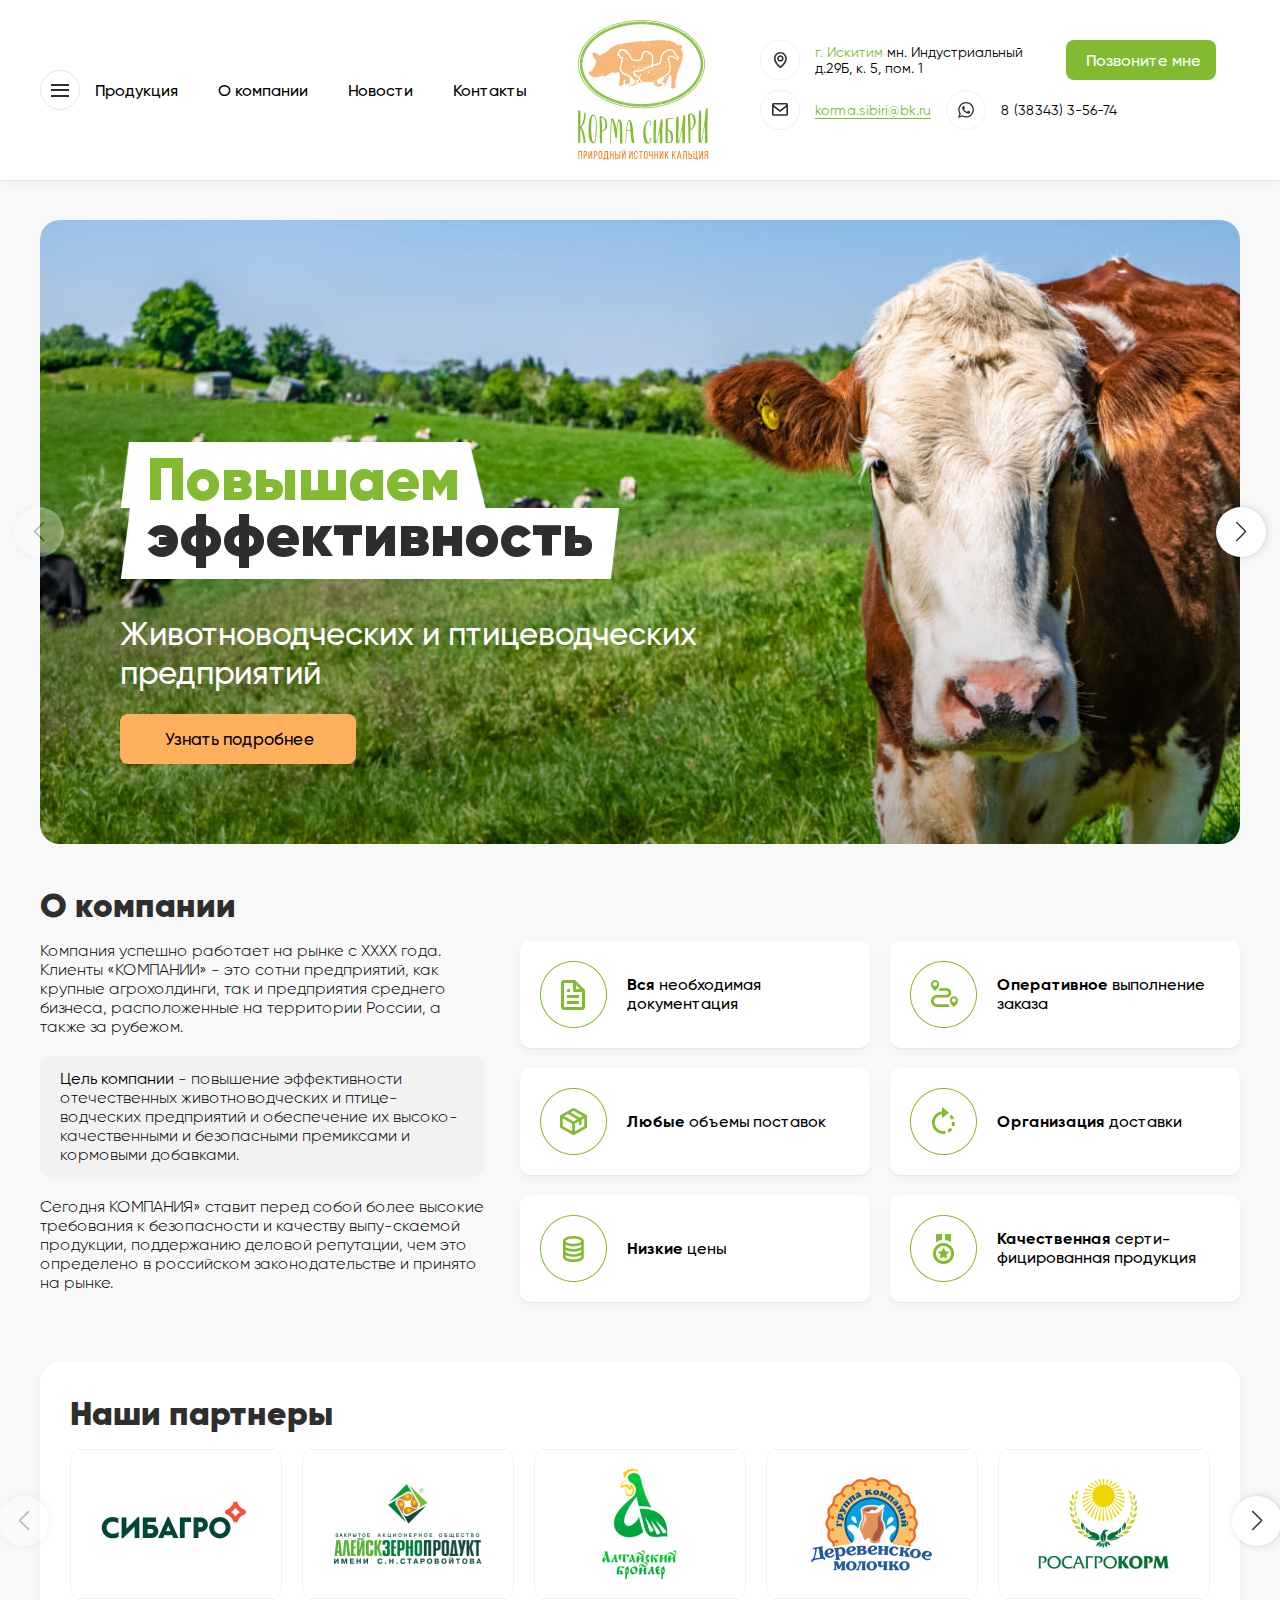
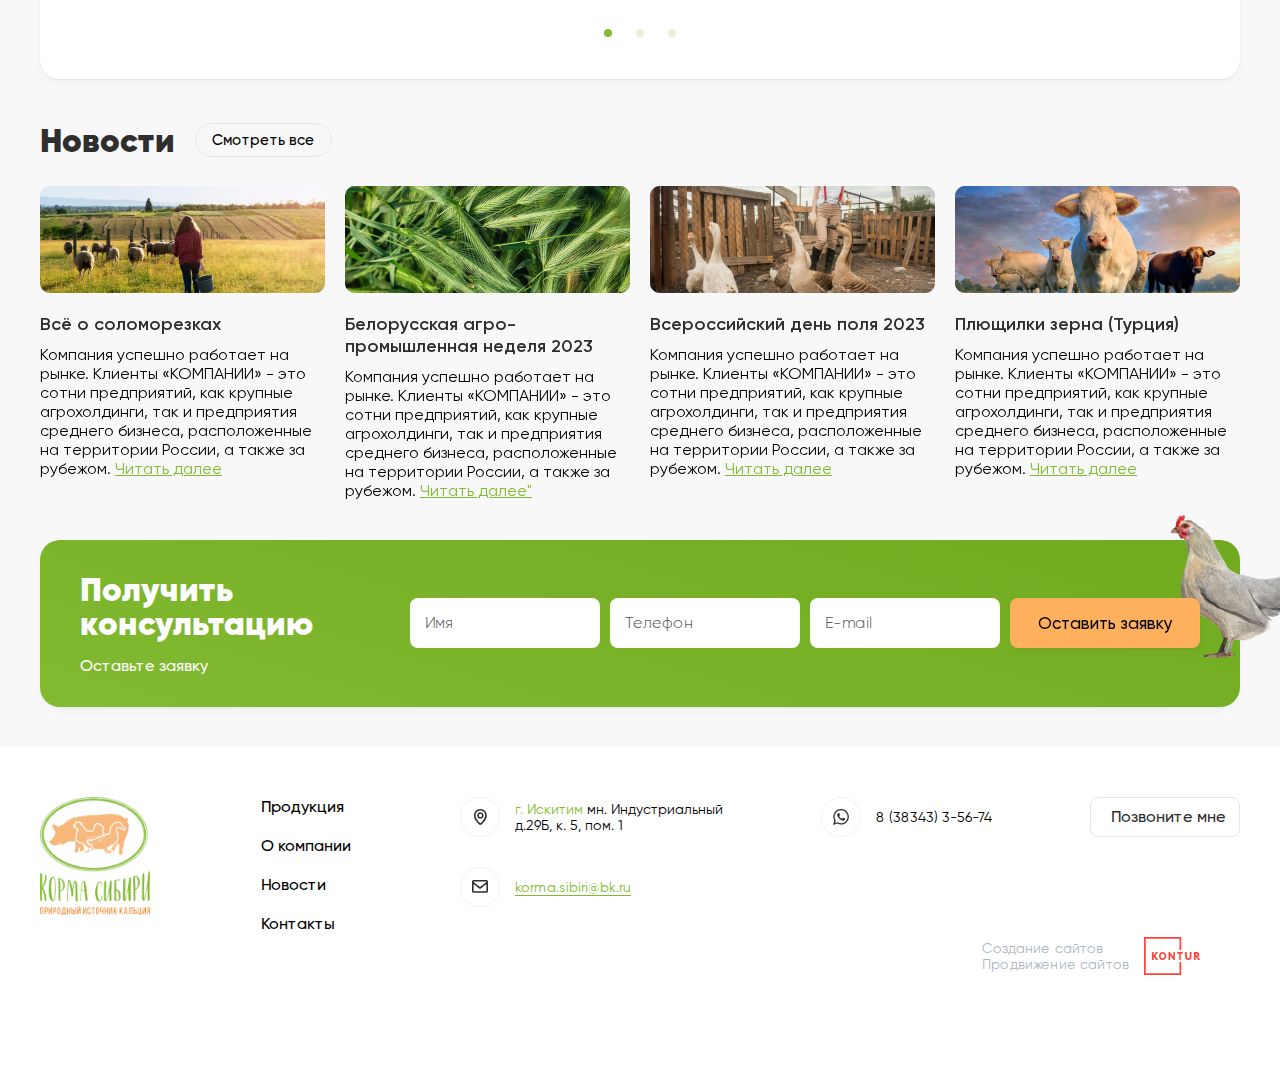
<file: index.html>
<!DOCTYPE html>
<html lang="ru">
<head>
    <meta charset="UTF-8">
    <meta name="viewport" content="width=device-width, initial-scale=1.0">
    <title>Корма</title>
    <link rel="stylesheet" href="https://cdn.jsdelivr.net/npm/swiper@10/swiper-bundle.min.css"/>
    <link rel="stylesheet" href="./styles/style.css">
</head>
<body>
    <header class="header">
        <div class="container">
            <div class="nav_wrapper">
                <div class="burger_btn">
                    <span></span>
                </div>
                <ul class="dropdown_menu">
                    <li><a href="product.html">Продукция</a></li>
                    <li><a href="about.html">О компании</a></li>
                    <li><a href="news.html">Новости</a></li>
                    <li><a href="contacts.html">Контакты</a></li>
                </ul>
                <ul class="nav_menu">
                    <li><a href="product.html">Продукция</a></li>
                    <li><a href="about.html">О компании</a></li>
                    <li><a href="news.html">Новости</a></li>
                    <li><a href="contacts.html">Контакты</a></li>
                </ul>
            </div>
    
            <a href="index.html" class="logo">
                <img src="./assets/icons/logo.png" alt="logo">
            </a>
            <a href="index.html" class="logo_onscroll">
                <img src="./assets/icons/logo-onscroll.png" alt="logo">
            </a>
    
            <div class="contacts_list">
                <a class="geo" href="#">
                    <img src="./assets/icons/geo-icon.svg" alt="location"> 
                    <p><span>г. Искитим</span> мн. Индустриальный д.29Б, к. 5, пом. 1</p>
                </a>
               <a class="phone" href="tel:838347335674">Позвоните мне</a>
               <a class="mobile" href="tel:838347335674">
                <img src="./assets/icons/phone.svg" alt="phone">
               </a>
               <a class="mail" href="mailto:korma.sibiri@bk.ru">
                    <img src="./assets/icons/mail-icon.svg" alt="mail">
                    <p><span>korma.sibiri@bk.ru</span></p>
                </a>
                <a class="whatsapp" href="https://wa.me/838347335674">
                    <img src="./assets/icons/whatsapp-icon.svg" alt="whatsapp">
                    <p>8 (38343) 3-56-74</p>
                </a>
            </div>
        </div>
    </header>
    <main >
        <section class="promo_section container">
            <div class="swiper">
                <!-- Additional required wrapper -->
                <div class="swiper-wrapper">
                  <!-- Slides -->
                    <div class="promo swiper-slide" style="background-image: url('./assets/imgs/promo-bg-img.jpg');">
                        <h1 class="promo_title"><span class="green">Повышаем </span> <span class="black">эффективность</span></h1>
                        <p class="promo_text">Животноводческих и птицеводческих <br>предприятий</p>
                        <button class="promo_btn">Узнать подробнее</button>
                    </div>
                    <div class="promo swiper-slide" style="background-image: url('./assets/imgs/promo-bg-img.jpg');">
                        <h1 class="promo_title"><span class="green">Повышаем </span> <span class="black">эффективность</span></h1>
                        <p class="promo_text">Животноводческих и птицеводческих <br>предприятий</p>
                        <button class="promo_btn">Узнать подробнее</button>
                    </div>
                    <div class="promo swiper-slide" style="background-image: url('./assets/imgs/promo-bg-img.jpg');">
                        <h1 class="promo_title"><span class="green">Повышаем </span> <span class="black">эффективность</span></h1>
                        <p class="promo_text">Животноводческих и птицеводческих <br>предприятий</p>
                        <button class="promo_btn">Узнать подробнее</button>
                    </div>
                   
                </div>
            </div>
            <div class="swiper-button-prev"></div>
            <div class="swiper-button-next"></div>
        </section>
        <section class="about container">
            <h3 class="about_title">О компании</h3>
            <div class="about_wrapper">
                <div class="about_text">
                    <p>Компания успешно работает на рынке c XXXX года. Клиенты «КОМПАНИИ» - это сотни предприятий, как крупные агрохолдинги, так и предприятия среднего бизнеса, расположенные на территории России, а также за рубежом.</p>
                    <p><b>Цель компании</b> - повышение эффективности отечественных животноводческих и птице-водческих предприятий и обеспечение их высоко-качественными и безопасными премиксами и кормовыми добавками.</p>
                    <p>Сегодня КОМПАНИЯ» ставит перед собой более высокие требования к безопасности и качеству выпу-скаемой продукции, поддержанию деловой репутации, чем это определено в российском законодательстве и принято на рынке.</p>
                </div>
                <ul class="about_list">
                    <li>
                        <img src="./assets/icons/about-item-1.png" alt="item1">
                        <p><b>Вся</b> необходимая документация</p>
                    </li>
                    <li>
                        <img src="./assets/icons/about-item-2.png" alt="item2">
                        <p><b>Оперативное</b> выполнение заказа</p>
                    </li>
                    <li>
                        <img src="./assets/icons/about-item-3.png" alt="item3">
                        <p><b>Любые</b> объемы поставок</p>
                    </li>
                    <li>
                        <img src="./assets/icons/about-item-4.png" alt="item4">
                        <p><b>Организация</b> доставки</p>
                    </li>
                    <li>
                        <img src="./assets/icons/about-item-5.png" alt="item5">
                        <p><b>Низкие</b> цены</p>
                    </li>
                    <li>
                        <img src="./assets/icons/about-item-6.png" alt="item6">
                        <p><b>Качественная</b> серти&shy;фициро&shy;ванная продукция</p>
                    </li>  
                </ul>
            </div>           
        </section>
        <section class="partners_section">
            <div class="container">
            <div class="partners">
                <h3 class="partners_title">Наши партнеры</h3>
                <div class="swiper">
                    <!-- Additional required wrapper -->
                    <div class="swiper-wrapper">
                        <!-- Slides -->
                        <div class="partners_items swiper-slide">
                            <div class="partner_item">
                                <img src="./assets/icons/partners-item-1.png" alt="partner1">
                            </div>
                            <div class="partner_item">
                                <img src="./assets/icons/partners-item-2.png" alt="partner2">
                            </div>
                            <div class="partner_item">
                                <img src="./assets/icons/partners-item-3.png" alt="partner3">
                            </div>
                            <div class="partner_item">
                                <img src="./assets/icons/partners-item-4.png" alt="partner4">
                            </div>
                            <div class="partner_item">
                                <img src="./assets/icons/partners-item-5.png" alt="partner5">
                            </div>
                        </div>
                        <div class="partners_items swiper-slide">
                            <div class="partner_item">
                                <img src="./assets/icons/partners-item-1.png" alt="partner1">
                            </div>
                            <div class="partner_item">
                                <img src="./assets/icons/partners-item-2.png" alt="partner2">
                            </div>
                            <div class="partner_item">
                                <img src="./assets/icons/partners-item-3.png" alt="partner3">
                            </div>
                            <div class="partner_item">
                                <img src="./assets/icons/partners-item-4.png" alt="partner4">
                            </div>
                            <div class="partner_item">
                                <img src="./assets/icons/partners-item-5.png" alt="partner5">
                            </div>
                        </div>
                        <div class="partners_items swiper-slide">
                            <div class="partner_item">
                                <img src="./assets/icons/partners-item-1.png" alt="partner1">
                            </div>
                            <div class="partner_item">
                                <img src="./assets/icons/partners-item-2.png" alt="partner2">
                            </div>
                            <div class="partner_item">
                                <img src="./assets/icons/partners-item-3.png" alt="partner3">
                            </div>
                            <div class="partner_item">
                                <img src="./assets/icons/partners-item-4.png" alt="partner4">
                            </div>
                            <div class="partner_item">
                                <img src="./assets/icons/partners-item-5.png" alt="partner5">
                            </div>
                        </div>  
                    </div>
                    <div class="swiper-pagination"></div>
                </div>
                <div class="swiper-button-prev"></div>
                <div class="swiper-button-next"></div>
            </div>
            </div>
        </section>
        <section class="news container">
            <div class="news_ttl_btn">
                <h3 class="news_title">Новости</h3>
                <a href="#" class="news_btn">Смотреть все</a>
            </div>
            <div class="mobile_swiper">
                <div class="news_wrapper swiper-wrapper">
                    <div class="news_item swiper-slide">
                        <img src="./assets/imgs/news-1.jpg" alt="news1">
                        <article>
                            <h5>Всё о соломорезках</h5>
                            <p>Компания успешно работает на рынке. Клиенты «КОМПАНИИ» - это сотни предприятий, как крупные агрохолдинги, так и предприятия среднего бизнеса, расположенные на территории России, а также за рубежом. <a href="#">Читать далее</a></p>
                        </article>
                    </div>
                    <div class="news_item swiper-slide">
                        <img src="./assets/imgs/news-2.jpg" alt="news2">
                        <article>
                            <h5>Белорусская агро-промышленная неделя 2023</h5>
                            <p>Компания успешно работает на рынке. Клиенты «КОМПАНИИ» - это сотни предприятий, как крупные агрохолдинги, так и предприятия среднего бизнеса, расположенные на территории России, а также за рубежом. <a href="#">Читать далее"</a></p>
                        </article>
                    </div>
                    <div class="news_item swiper-slide">
                        <img src="./assets/imgs/news-3.jpg" alt="news3">
                        <article>
                            <h5>Всероссийский день поля 2023</h5>
                            <p>Компания успешно работает на рынке. Клиенты «КОМПАНИИ» - это сотни предприятий, как крупные агрохолдинги, так и предприятия среднего бизнеса, расположенные на территории России, а также за рубежом. <a href="#">Читать далее</a></p>
                        </article>
                    </div>
                    <div class="news_item swiper-slide">
                        <img src="./assets/imgs/news-4.jpg" alt="news4">
                        <article>
                            <h5>Плющилки зерна (Турция)</h5>
                            <p>Компания успешно работает на рынке. Клиенты «КОМПАНИИ» - это сотни предприятий, как крупные агрохолдинги, так и предприятия среднего бизнеса, расположенные на территории России, а также за рубежом. <a href="#">Читать далее</a></p>
                        </article>
                    </div>
                </div>
            </div>
        </section>
        <div class="container">
            <section class="request_form">
                <div class="context">
                    <h3 class="request_form_title">Получить консультацию</h3>
                    <p>Оставьте заявку</p>
                </div>
                <form class="form">
                    <input type="text" placeholder="Имя">
                    <input type="tel" placeholder="Телефон">
                    <input type="email" placeholder="E-mail">
                    <button>Оставить заявку</button>
                </form>
            </section>
        </div>
        
    </main>
    <footer class="footer">
        <div class="container">
            <a href="index.html" class="logo">
                <img src="./assets/icons/logo.png" alt="logo">
            </a>
            <ul class="nav_menu">
                <li><a href="#">Продукция</a></li>
                <li ><a href="about.html">О компании</a></li>
                <li><a href="#">Новости</a></li>
                <li><a href="#">Контакты</a></li>
            </ul>
            <div class="contacts_list">
                <a class="geo" href="#">
                    <img src="./assets/icons/geo-icon.svg" alt="location"> 
                    <p><span>г. Искитим</span> мн. Индустриальный <br>д.29Б, к. 5, пом. 1</p>
                </a>
               <a class="phone" href="tel:838347335674">Позвоните мне</a>
               <a class="mail" href="mailto:korma.sibiri@bk.ru">
                    <img src="./assets/icons/mail-icon.svg" alt="mail">
                    <p><span>korma.sibiri@bk.ru</span></p>
                </a>
                <a class="whatsapp" href="https://wa.me/838347335674">
                    <img src="./assets/icons/whatsapp-icon.svg" alt="whatsapp">
                    <p>8 (38343) 3-56-74</p>
                </a>
                <a class="kontur" href="https://kontur-lite.ru/">
                    <p>Создание сайтов <br>Продвижение сайтов</p>
                    <img src="./assets/icons/logo_KONTUR.png" alt="kontur">
                </a>
            </div>
        </div>

    </footer>

    <script src="https://cdn.jsdelivr.net/npm/swiper@10/swiper-bundle.min.js"></script>
    <script src="script.js"></script>
</body>
</html>
</file>
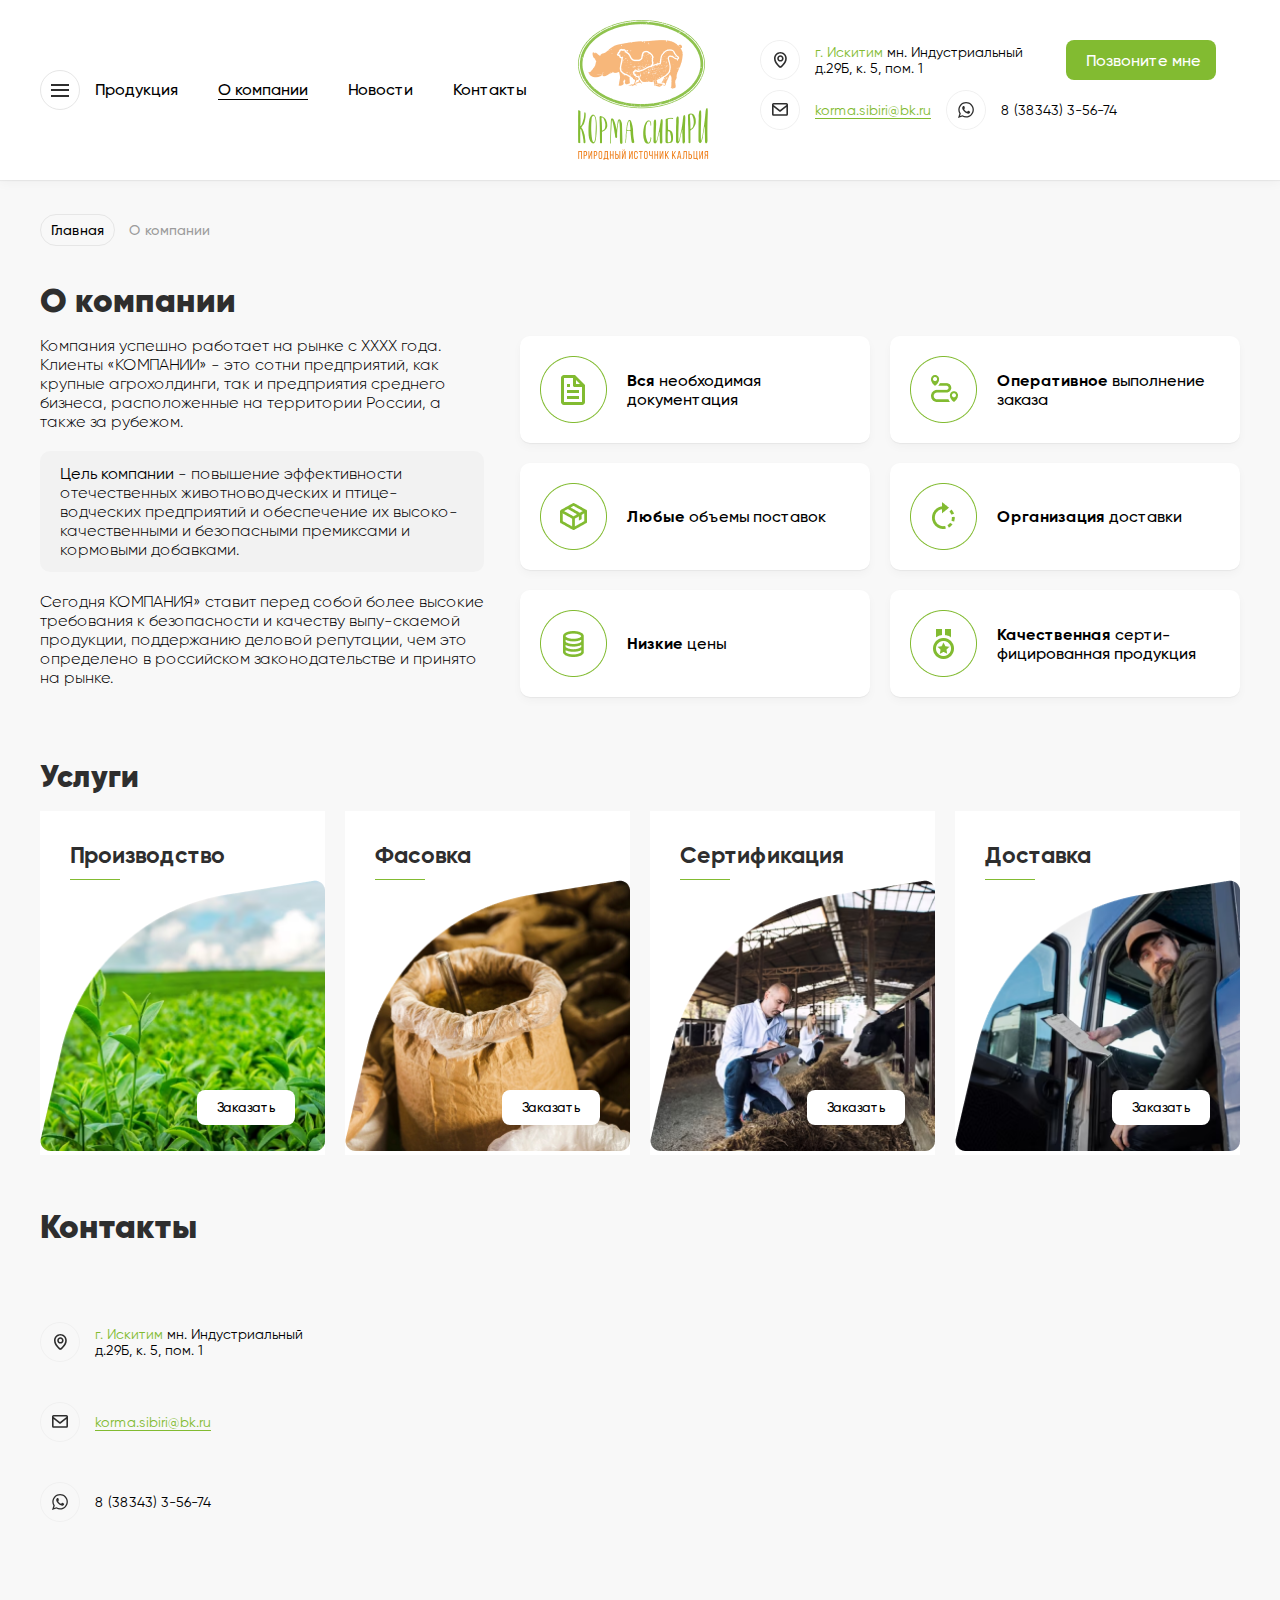
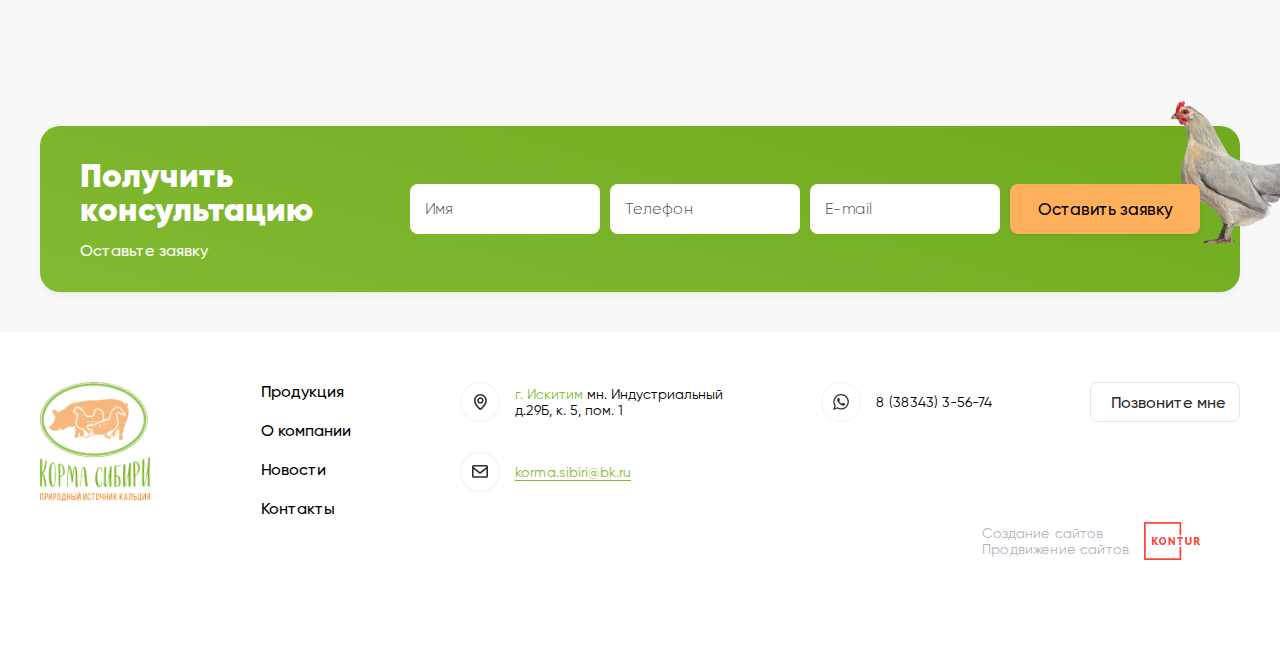
<file: about.html>
<!DOCTYPE html>
<html lang="ru">
<head>
    <meta charset="UTF-8">
    <meta name="viewport" content="width=device-width, initial-scale=1.0">
    <title>Корма</title>
    <link rel="stylesheet" href="https://cdn.jsdelivr.net/npm/swiper@10/swiper-bundle.min.css"/>
    <link rel="stylesheet" href="./styles/style.css">
</head>
<body>
    <header class="header">
        <div class="container">
            <div class="nav_wrapper">
                <div class="burger_btn">
                    <span></span>
                </div>
                <ul class="dropdown_menu">
                    <li><a href="product.html">Продукция</a></li>
                    <li><a href="about.html">О компании</a></li>
                    <li><a href="news.html">Новости</a></li>
                    <li><a href="contacts.html">Контакты</a></li>
                </ul>
                <ul class="nav_menu">
                    <li><a href="product.html">Продукция</a></li>
                    <li class="active"><a href="about.html">О компании</a></li>
                    <li><a href="news.html">Новости</a></li>
                    <li><a href="contacts.html">Контакты</a></li>
                </ul>
            </div>
    
            <a href="index.html" class="logo">
                <img src="./assets/icons/logo.png" alt="logo">
            </a>
            <a href="index.html" class="logo_onscroll">
                <img src="./assets/icons/logo-onscroll.png" alt="logo">
            </a>
    
            <div class="contacts_list">
                <a class="geo" href="#">
                    <img src="./assets/icons/geo-icon.svg" alt="location"> 
                    <p><span>г. Искитим</span> мн. Индустриальный д.29Б, к. 5, пом. 1</p>
                </a>
               <a class="phone" href="tel:838347335674">Позвоните мне</a>
               <a class="mobile" href="tel:838347335674">
                <img src="./assets/icons/phone.svg" alt="phone">
               </a>
               <a class="mail" href="mailto:korma.sibiri@bk.ru">
                    <img src="./assets/icons/mail-icon.svg" alt="mail">
                    <p><span>korma.sibiri@bk.ru</span></p>
                </a>
                <a class="whatsapp" href="https://wa.me/838347335674">
                    <img src="./assets/icons/whatsapp-icon.svg" alt="whatsapp">
                    <p>8 (38343) 3-56-74</p>
                </a>
            </div>
        </div>
    </header>
    <main>
        <div class="about_menu container">
            <a class="menu_btn" href="index.html">Главная</a>
            <a class="menu_btn menu_btn-active" href="about.html">О компании</a>
        </div>
        <section class="about container">
            <h3 class="about_title">О компании</h3>
            <div class="about_wrapper">
                <div class="about_text">
                    <p>Компания успешно работает на рынке c XXXX года. Клиенты «КОМПАНИИ» - это сотни предприятий, как крупные агрохолдинги, так и предприятия среднего бизнеса, расположенные на территории России, а также за рубежом.</p>
                    <p><b>Цель компании</b> - повышение эффективности отечественных животноводческих и птице-водческих предприятий и обеспечение их высоко-качественными и безопасными премиксами и кормовыми добавками.</p>
                    <p>Сегодня КОМПАНИЯ» ставит перед собой более высокие требования к безопасности и качеству выпу-скаемой продукции, поддержанию деловой репутации, чем это определено в российском законодательстве и принято на рынке.</p>
                </div>
                <ul class="about_list">
                    <li>
                        <img src="./assets/icons/about-item-1.png" alt="item1">
                        <p><b>Вся</b> необходимая документация</p>
                    </li>
                    <li>
                        <img src="./assets/icons/about-item-2.png" alt="item2">
                        <p><b>Оперативное</b> выполнение заказа</p>
                    </li>
                    <li>
                        <img src="./assets/icons/about-item-3.png" alt="item3">
                        <p><b>Любые</b> объемы поставок</p>
                    </li>
                    <li>
                        <img src="./assets/icons/about-item-4.png" alt="item4">
                        <p><b>Организация</b> доставки</p>
                    </li>
                    <li>
                        <img src="./assets/icons/about-item-5.png" alt="item5">
                        <p><b>Низкие</b> цены</p>
                    </li>
                    <li>
                        <img src="./assets/icons/about-item-6.png" alt="item6">
                        <p><b>Качественная</b> серти&shy;фициро&shy;ванная продукция</p>
                    </li>  
                </ul>
            </div>           
        </section>
        <section class="services container">
            <h3>Услуги</h3>
            <div class="mobile_swiper">
                <div class="services_cards swiper-wrapper">
                    <div class="service_card swiper-slide">
                        <h4>Производство</h4>
                        <span></span>
                        <img src="./assets/imgs/service-card1.png" alt="card1">
                        <button class="service_btn">Заказать</button>
                    </div>
                    <div class="service_card swiper-slide">
                        <h4>Фасовка</h4>
                        <span></span>
                        <img src="./assets/imgs/service-card2.png" alt="card2">
                        <button class="service_btn">Заказать</button>
                    </div>
                    <div class="service_card swiper-slide">
                        <h4>Сертификация</h4>
                        <span></span>
                        <img src="./assets/imgs/service-card3.png" alt="card3">
                        <button class="service_btn">Заказать</button>
                    </div>
                    <div class="service_card swiper-slide">
                        <h4>Доставка</h4>
                        <span></span>
                        <img src="./assets/imgs/service-card4.png" alt="card4">
                        <button class="service_btn">Заказать</button>
                    </div>
                </div>
            </div>
        </section>
        <section class="contacts container">
            <h3>Контакты</h3>
            <div class="contacts_wrapper">
                <div class="contacts_list">
                    <a href="#">
                        <img src="./assets/icons/geo-icon.svg" alt="location"> 
                        <p><span>г. Искитим</span> мн. Индустриальный <br>д.29Б, к. 5, пом. 1</p>
                    </a>
                   <a class="mail" href="mailto:korma.sibiri@bk.ru">
                        <img src="./assets/icons/mail-icon.svg" alt="mail">
                        <p><span>korma.sibiri@bk.ru</span></p>
                    </a>
                    <a href="https://wa.me/838347335674">
                        <img src="./assets/icons/whatsapp-icon.svg" alt="whatsapp">
                        <p>8 (38343) 3-56-74</p>
                    </a>
                </div>
                <div class="map">
                    <iframe src="https://yandex.ru/map-widget/v1/?um=constructor%3A585e1e5f3092069e0fc5bf42940dbaa4874603a45700add99e61b8c1e74742d9&amp;source=constructor" width="780" height="361" frameborder="0"></iframe>
                </div> 
            </div>
        </section>
        <div class="container">
            <section class="request_form">
                <div class="context">
                    <h3 class="request_form_title">Получить консультацию</h3>
                    <p>Оставьте заявку</p>
                </div>
                <form class="form">
                    <input type="text" placeholder="Имя">
                    <input type="tel" placeholder="Телефон">
                    <input type="email" placeholder="E-mail">
                    <button>Оставить заявку</button>
                </form>
            </section>
        </div>
    </main>
    <footer class="footer">
        <div class="container">
            <a href="index.html" class="logo">
                <img src="./assets/icons/logo.png" alt="logo">
            </a>
            <ul class="nav_menu">
                <li><a href="#">Продукция</a></li>
                <li ><a href="about.html">О компании</a></li>
                <li><a href="#">Новости</a></li>
                <li><a href="#">Контакты</a></li>
            </ul>
            <div class="contacts_list">
                <a class="geo" href="#">
                    <img src="./assets/icons/geo-icon.svg" alt="location"> 
                    <p><span>г. Искитим</span> мн. Индустриальный <br>д.29Б, к. 5, пом. 1</p>
                </a>
               <a class="phone" href="tel:838347335674">Позвоните мне</a>
               <a class="mail" href="mailto:korma.sibiri@bk.ru">
                    <img src="./assets/icons/mail-icon.svg" alt="mail">
                    <p><span>korma.sibiri@bk.ru</span></p>
                </a>
                <a class="whatsapp" href="https://wa.me/838347335674">
                    <img src="./assets/icons/whatsapp-icon.svg" alt="whatsapp">
                    <p>8 (38343) 3-56-74</p>
                </a>
                <a class="kontur" href="https://kontur-lite.ru/">
                    <p>Создание сайтов <br>Продвижение сайтов</p>
                    <img src="./assets/icons/logo_KONTUR.png" alt="kontur">
                </a>
            </div>
        </div>

    </footer>
    
    <script src="https://cdn.jsdelivr.net/npm/swiper@10/swiper-bundle.min.js"></script>
    <script src="script.js"></script>
</body>
</html>
</file>
<file: styles/style.css>
@import url(./header_style.css);
@import url(./promo_section_style.css);
@import url(./about_style.css);
@import url(./partners_style.css);
@import url(./news_style.css);
@import url(./form_style.css);
@import url(./footer_style.css);
@import url(./services_style.css);
@import url(contacts_style.css);



@font-face {
    font-family: 'Gilroy';
    src: url('../fonts/Gilroy-Heavy.ttf') format('truetype');
    font-weight: 900;
    font-style: normal;
}

@font-face {
    font-family: 'Gilroy';
    src: url('../fonts/Gilroy-ExtraBold.ttf');
    font-weight: 800;
    font-style: normal;
}

@font-face {
    font-family: 'Gilroy';
    src: url('../fonts/Gilroy-SemiBold.ttf');
    font-weight: 600;
    font-style: normal;
}

@font-face {
    font-family: 'Gilroy';
    src: url('../fonts/Gilroy-Light.ttf');
    font-weight: 300;
    font-style: normal;
}


@font-face {
    font-family: 'Gilroy';
    src: url('../fonts/Gilroy-Regular.ttf');
    font-weight: normal;
    font-style: normal;
}

@font-face {
    font-family: 'Gilroy';
    src: url('../fonts/Gilroy-Medium.ttf');
    font-weight: 500;
    font-style: normal;
}


@font-face {
    font-family: 'Gilroy';
    src: url('../fonts/Gilroy-Bold.ttf');
    font-weight: bold;
    font-style: normal;
}

@font-face {
    font-family: 'Gilroy';
    src: url('../fonts/Gilroy-Black.ttf');
    font-weight: 900;
    font-style: normal;
}

:root{
    --main-color:#82BB31;
}

*{
    margin: 0;
    padding: 0;
    border: 0;
    box-sizing: border-box;
}

*, *:before, *:after{
	-moz-box-sizing: border-box;
	-webkit-box-sizing: border-box;
	box-sizing: border-box;
}

:focus, :active{outline: none;}
a:focus, a:active{outline: none;}

nav,footer,header,aside{display: block;}

html, body{
	height: 100%;
	width: 100%;
	-ms-text-size-adjust: 100%;
	-moz-text-size-adjust: 100%;
	-webkit-text-size-adjust: 100%;
}

input, button, textarea{font-family: inherit;}

input::-ms-clear{display:none;}
button{cursor: pointer;}
button::-moz-focus-inner{padding: 0;border: 0;}
a, a:visited{text-decoration: none; color: inherit;}
a:hover{text-decoration: none;}
ul li{list-style-type: none;}

h1,h2, h3, h4, h5, h6{font-style: inherit; font-weight: 400;}

body{
    font-family: 'Gilroy', sans-serif;
    font-weight: 500;
    background: #F8F8F8;
    font-size: calc(14px + (16 - 14) * (100vw  / 1200));
}


button{
    cursor: pointer;
    border: none;
    outline: none;
    border-radius: 8px;
    background: #FFB05C;
    font-weight: 500;
    padding: 10px 20px;
}

h1{
    font-size: calc(18px + (62 - 22) * (100vw  / 1200));
    font-weight: 900;
    color: #2E2E2E;
    padding-bottom: 15px;
}
h3{
    font-size: calc(22px + (33 - 22) * (100vw  / 1200));
    font-weight: 900;
    color: #2E2E2E;
    padding-bottom: calc(10px + (15 - 10) * (100vw  / 1200));
}
h4{
    font-size: 23px;
    font-weight: 700;
    color: #2E2E2E;
}

.container{
    max-width: 1230px;
    margin: 0 auto;
    padding-left: 15px;
    padding-right: 15px;
}

main{
    padding: 40px 0;
    overflow: hidden;
}

.active{
    border-bottom: 1px solid #000;
}

.menu_btn{
    border-radius: 20px;
    border: 1px solid #E6E6E6;
    font-size: 14px;
    padding: 7px 10px;
    font-weight: 500;
}

.menu_btn-active{
    color: #9C9C9C!important;
    border: none;
}

.swiper-button-next:after, 
.swiper-button-prev:after {
    color: #2E2E2E;
    background: white;
    font-size: 20px;
    padding: 20px;
    border-radius: 50%;
    line-height: 0.5;
    cursor: pointer;
    box-shadow: 1px 0px 12px -6px rgba(0,0,0,0.66);
    -webkit-box-shadow: 1px 0px 12px -6px rgba(0,0,0,0.66);
    -moz-box-shadow: 1px 2px 35px -5px rgba(0,0,0,0.66);
   
}

.swiper-pagination-bullet{
    width: 8px;
    height: 8px;
    background-color: var(--main-color);
}

.swiper-horizontal>.swiper-pagination-bullets .swiper-pagination-bullet, .swiper-pagination-horizontal.swiper-pagination-bullets .swiper-pagination-bullet {
    margin: 0 var(--swiper-pagination-bullet-horizontal-gap,12px);
}

@media (max-width: 450px){
    p{
        font-size: 14px;
        font-weight: 400;
    }
    main{
        padding: 10px 0;
    }
    h3{
        font-size: 22px;
        padding-bottom: 10px;
    }
   .container{
    padding-left: 10px;
    padding-right: 10px;
   }
   .about_menu{
    margin-top: 15px;
   }
}
</file>
